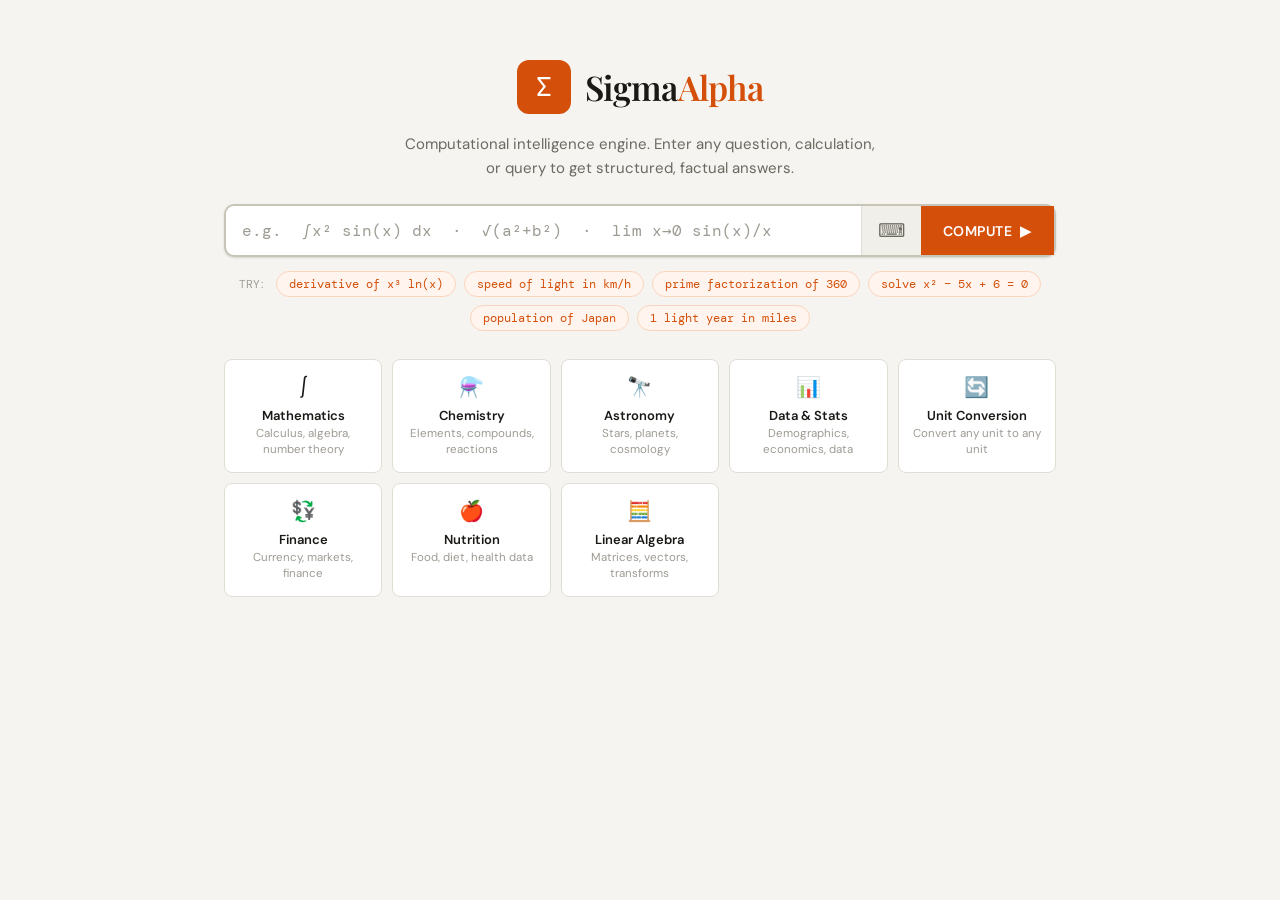
<file: wolfram-alpha-replica (1).html>
<!DOCTYPE html>
<html lang="en">
<head>
<meta charset="UTF-8">
<meta name="viewport" content="width=device-width, initial-scale=1.0">
<title>Sigma Alpha — Computational Intelligence</title>
<link rel="preconnect" href="https://fonts.googleapis.com">
<link href="https://fonts.googleapis.com/css2?family=DM+Mono:ital,wght@0,300;0,400;0,500;1,300&family=DM+Sans:ital,opsz,wght@0,9..40,300;0,9..40,400;0,9..40,500;0,9..40,600;1,9..40,300&family=Playfair+Display:wght@400;600&display=swap" rel="stylesheet">
<style>
  :root {
    --bg: #f5f4f0;
    --surface: #ffffff;
    --surface2: #f0efe9;
    --border: #e0ddd4;
    --border-strong: #c8c4b8;
    --text: #1a1916;
    --text-muted: #6b6860;
    --text-faint: #9e9b93;
    --accent: #d4500a;
    --accent-bg: #fff4ee;
    --accent-border: #fbd5bb;
    --green: #166534;
    --blue: #1d4ed8;
    --blue-bg: #eff6ff;
    --pod-shadow: 0 1px 3px rgba(0,0,0,0.08), 0 1px 2px rgba(0,0,0,0.06);
    --pod-shadow-hover: 0 4px 12px rgba(0,0,0,0.12);
    --kb-bg: #eeecea;
    --kb-border: #d8d5cc;
    --kb-key-bg: #ffffff;
    --kb-key-border: #ccc9c0;
    --kb-key-shadow: 0 2px 0 #b8b5ac;
    --kb-fn-bg: #e2e0db;
    --kb-fn-border: #c8c5bc;
    --kb-fn-shadow: 0 2px 0 #a8a5a0;
  }
  * { box-sizing: border-box; margin: 0; padding: 0; }
  body { font-family: 'DM Sans', sans-serif; background: var(--bg); color: var(--text); min-height: 100vh; }

  /* ── TOP BAR ── */
  .topbar {
    background: var(--surface); border-bottom: 1px solid var(--border);
    padding: 0 24px; display: flex; align-items: center; gap: 16px;
    height: 56px; position: sticky; top: 0; z-index: 200;
  }
  .logo {
    font-family: 'Playfair Display', serif; font-size: 20px; font-weight: 600;
    color: var(--accent); letter-spacing: -0.02em; white-space: nowrap;
    display: flex; align-items: center; gap: 6px; cursor: pointer;
  }
  .logo span { color: var(--text); }
  .logo-sigma {
    width: 28px; height: 28px; background: var(--accent); color: white;
    display: flex; align-items: center; justify-content: center;
    font-family: 'DM Mono', monospace; font-size: 15px; border-radius: 6px;
  }
  .topbar-search {
    flex: 1; max-width: 680px; display: flex;
    border: 1.5px solid var(--border-strong); border-radius: 8px; overflow: hidden;
    transition: border-color 0.15s;
  }
  .topbar-search:focus-within { border-color: var(--accent); box-shadow: 0 0 0 3px rgba(212,80,10,0.1); }
  .topbar-search input {
    flex: 1; padding: 8px 12px;
    font-family: 'DM Mono', monospace; font-size: 14px;
    border: none; outline: none; background: var(--surface); color: var(--text); min-width: 0;
  }
  .tb-kb-btn {
    background: var(--surface2); border: none; border-left: 1px solid var(--border);
    padding: 0 11px; cursor: pointer; font-size: 16px; color: var(--text-muted);
    transition: all 0.15s;
  }
  .tb-kb-btn:hover { background: var(--accent-bg); color: var(--accent); }
  .tb-kb-btn.active { background: var(--accent); color: white; }
  .topbar-search .go-btn {
    background: var(--accent); border: none; padding: 8px 14px;
    cursor: pointer; color: white; font-size: 15px;
    transition: background 0.15s; display: flex; align-items: center;
  }
  .topbar-search .go-btn:hover { background: #b54008; }
  .topbar-nav { display: flex; gap: 2px; margin-left: auto; }
  .topbar-nav a {
    font-size: 13px; color: var(--text-muted); text-decoration: none;
    padding: 4px 10px; border-radius: 5px; transition: background 0.15s;
  }
  .topbar-nav a:hover { background: var(--surface2); color: var(--text); }

  /* ── HERO ── */
  .hero { padding: 60px 24px 36px; text-align: center; max-width: 880px; margin: 0 auto; }
  .hero-logo { display: flex; align-items: center; justify-content: center; gap: 14px; margin-bottom: 18px; }
  .hero-sigma {
    width: 54px; height: 54px; background: var(--accent); color: white;
    display: flex; align-items: center; justify-content: center;
    font-family: 'DM Mono', monospace; font-size: 26px; border-radius: 12px;
  }
  .hero-title { font-family: 'Playfair Display', serif; font-size: 34px; font-weight: 600; letter-spacing: -0.02em; }
  .hero-title em { color: var(--accent); font-style: normal; }
  .hero-sub { color: var(--text-muted); font-size: 15px; margin-bottom: 24px; line-height: 1.6; }

  /* ── SEARCH AREA ── */
  .search-container { position: relative; margin-bottom: 14px; }
  .search-wrap {
    display: flex; border: 2px solid var(--border-strong); border-radius: 10px;
    overflow: visible; background: var(--surface);
    transition: border-color 0.15s, box-shadow 0.15s, border-radius 0.15s;
    box-shadow: var(--pod-shadow); position: relative; z-index: 2;
  }
  .search-wrap.kb-open {
    border-color: var(--accent); border-radius: 10px 10px 0 0;
    box-shadow: 0 0 0 4px rgba(212,80,10,0.12);
  }
  .search-wrap:focus-within:not(.kb-open) { border-color: var(--accent); box-shadow: 0 0 0 4px rgba(212,80,10,0.12); }
  #main-input {
    flex: 1; padding: 14px 16px;
    font-family: 'DM Mono', monospace; font-size: 16px;
    border: none; outline: none; background: transparent; color: var(--text);
  }
  #main-input::placeholder { color: var(--text-faint); }
  .kb-toggle-btn {
    background: var(--surface2); border: none; border-left: 1px solid var(--border);
    padding: 0 16px; cursor: pointer; font-size: 19px; color: var(--text-muted);
    transition: all 0.15s; display: flex; align-items: center;
  }
  .kb-toggle-btn:hover { background: var(--accent-bg); color: var(--accent); }
  .kb-toggle-btn.active { background: var(--accent); color: white; }
  .search-btn {
    background: var(--accent); border: none; padding: 14px 22px; cursor: pointer;
    color: white; font-family: 'DM Sans', sans-serif; font-size: 14px; font-weight: 600;
    letter-spacing: 0.04em; text-transform: uppercase; transition: background 0.15s;
    display: flex; align-items: center; gap: 8px;
  }
  .search-btn:hover { background: #b54008; }
  .search-btn:active { background: #963506; }

  /* ════════════════════════
     MATH KEYBOARD
  ════════════════════════ */
  .math-keyboard {
    background: var(--kb-bg);
    border: 2px solid var(--accent); border-top: none;
    border-radius: 0 0 12px 12px;
    box-shadow: 0 10px 28px rgba(0,0,0,0.14);
    overflow: hidden;
    display: none;
    position: relative; z-index: 1;
  }
  .math-keyboard.visible { display: block; }

  .kb-tabs {
    display: flex; background: var(--surface);
    border-bottom: 1px solid var(--kb-border);
    overflow-x: auto; scrollbar-width: none;
  }
  .kb-tabs::-webkit-scrollbar { display: none; }
  .kb-tab {
    flex-shrink: 0; padding: 8px 15px;
    font-size: 11.5px; font-weight: 700; text-transform: uppercase; letter-spacing: 0.06em;
    color: var(--text-muted); cursor: pointer; border-bottom: 2px solid transparent;
    transition: all 0.15s; white-space: nowrap; user-select: none;
  }
  .kb-tab:hover { color: var(--text); background: var(--surface2); }
  .kb-tab.active { color: var(--accent); border-bottom-color: var(--accent); background: var(--accent-bg); }

  .kb-panel { display: none; padding: 10px 12px 12px; }
  .kb-panel.active { display: block; }

  .kb-row { display: flex; gap: 5px; margin-bottom: 5px; flex-wrap: wrap; align-items: center; }
  .kb-row:last-child { margin-bottom: 0; }

  .kb-divider { width: 1px; height: 32px; background: var(--kb-border); margin: 0 4px; flex-shrink: 0; }

  .kb-key {
    min-width: 40px; height: 40px; padding: 0 8px;
    background: var(--kb-key-bg); border: 1px solid var(--kb-key-border);
    border-radius: 6px; box-shadow: var(--kb-key-shadow);
    cursor: pointer; font-family: 'DM Mono', monospace; font-size: 15px; font-weight: 400;
    color: var(--text); display: flex; align-items: center; justify-content: center;
    transition: background 0.08s, transform 0.08s, box-shadow 0.08s;
    user-select: none; white-space: nowrap; flex-shrink: 0;
  }
  .kb-key:hover { background: #fffaf7; border-color: var(--accent-border); }
  .kb-key:active { background: #f5f2ed; box-shadow: 0 0 0 var(--kb-key-border); transform: translateY(2px); }

  .kb-key.fn {
    font-family: 'DM Sans', sans-serif; font-size: 12px; font-weight: 600;
    background: var(--kb-fn-bg); border-color: var(--kb-fn-border);
    box-shadow: var(--kb-fn-shadow); color: #3a3835; min-width: 54px;
    letter-spacing: 0.01em;
  }
  .kb-key.fn:hover { color: var(--accent); background: var(--accent-bg); border-color: var(--accent-border); }

  .kb-key.wide { min-width: 68px; }
  .kb-key.xl { min-width: 90px; }
  .kb-key.xxl { min-width: 110px; }

  .kb-key.accent {
    background: var(--accent); border-color: #b54008;
    box-shadow: 0 2px 0 #963506; color: white; font-size: 13px; font-weight: 600;
  }
  .kb-key.accent:hover { background: #c04008; }
  .kb-key.accent:active { box-shadow: 0 0 0; transform: translateY(2px); }

  .kb-key.del {
    background: #fff5f5; border-color: #fca5a5;
    box-shadow: 0 2px 0 #f87171; color: #b91c1c; font-size: 17px;
  }
  .kb-key.del:hover { background: #fee2e2; }

  .kb-key.space-key {
    flex: 1; min-width: 80px; font-family: 'DM Sans', sans-serif;
    font-size: 11px; letter-spacing: 0.1em; color: var(--text-faint);
  }

  .kb-key.enter-key {
    background: #15803d; border-color: #14532d;
    box-shadow: 0 2px 0 #052e16; color: white;
    font-size: 11.5px; font-family: 'DM Sans', sans-serif;
    font-weight: 700; letter-spacing: 0.06em; min-width: 88px;
  }
  .kb-key.enter-key:hover { background: #16a34a; }
  .kb-key.enter-key:active { box-shadow: 0 0 0; transform: translateY(2px); }

  .kb-util-row {
    display: flex; gap: 5px; margin-top: 8px; padding-top: 8px;
    border-top: 1px solid var(--kb-border);
  }

  .kb-section-label {
    font-size: 10px; font-weight: 700; text-transform: uppercase; letter-spacing: 0.1em;
    color: var(--text-faint); align-self: center; padding: 0 2px; white-space: nowrap;
  }

  /* ── EXAMPLES ── */
  .examples { display: flex; flex-wrap: wrap; gap: 8px; justify-content: center; margin-bottom: 14px; }
  .ex-label { font-size: 11.5px; color: var(--text-faint); text-transform: uppercase; letter-spacing: 0.08em; align-self: center; margin-right: 4px; }
  .chip {
    font-family: 'DM Mono', monospace; font-size: 12px; color: var(--accent);
    background: var(--accent-bg); border: 1px solid var(--accent-border);
    padding: 4px 12px; border-radius: 100px; cursor: pointer;
    transition: all 0.15s; white-space: nowrap;
  }
  .chip:hover { background: var(--accent); color: white; border-color: var(--accent); }

  /* ── CATEGORIES ── */
  .categories { display: grid; grid-template-columns: repeat(auto-fill, minmax(155px, 1fr)); gap: 10px; margin-top: 28px; }
  .cat-card {
    background: var(--surface); border: 1px solid var(--border);
    border-radius: 8px; padding: 14px; cursor: pointer;
    transition: all 0.15s; text-decoration: none; display: block;
  }
  .cat-card:hover { border-color: var(--accent-border); background: var(--accent-bg); box-shadow: var(--pod-shadow); transform: translateY(-1px); }
  .cat-icon { font-size: 20px; margin-bottom: 7px; }
  .cat-name { font-size: 13px; font-weight: 600; color: var(--text); margin-bottom: 2px; }
  .cat-desc { font-size: 11.5px; color: var(--text-faint); line-height: 1.4; }

  /* ── RESULTS ── */
  .results-wrap { max-width: 880px; margin: 0 auto; padding: 0 24px 80px; }
  .results-header {
    display: flex; align-items: center; gap: 12px;
    margin-bottom: 20px; padding-top: 20px;
    border-top: 1px solid var(--border);
  }
  .results-query { font-family: 'DM Mono', monospace; font-size: 13px; color: var(--text-muted); }
  .results-query strong { color: var(--text); font-weight: 500; }
  .results-time { margin-left: auto; font-size: 12px; color: var(--text-faint); font-family: 'DM Mono', monospace; }

  /* ── PODS ── */
  .pod-grid { display: flex; flex-direction: column; gap: 12px; }
  .pod {
    background: var(--surface); border: 1px solid var(--border);
    border-radius: 10px; overflow: hidden; box-shadow: var(--pod-shadow);
    animation: podIn 0.25s ease both; transition: box-shadow 0.2s;
  }
  .pod:hover { box-shadow: var(--pod-shadow-hover); }
  @keyframes podIn { from{opacity:0;transform:translateY(8px)} to{opacity:1;transform:translateY(0)} }
  .pod:nth-child(1){animation-delay:.04s} .pod:nth-child(2){animation-delay:.08s}
  .pod:nth-child(3){animation-delay:.12s} .pod:nth-child(4){animation-delay:.16s}
  .pod:nth-child(5){animation-delay:.20s} .pod:nth-child(6){animation-delay:.24s}
  .pod.primary { border-color: var(--accent-border); }
  .pod-header {
    display: flex; align-items: center; gap: 10px;
    padding: 10px 16px; background: var(--surface2); border-bottom: 1px solid var(--border);
  }
  .pod.primary .pod-header { background: var(--accent-bg); border-bottom-color: var(--accent-border); }
  .pod-icon {
    font-size: 14px; width: 24px; height: 24px;
    display: flex; align-items: center; justify-content: center;
    background: var(--surface); border-radius: 5px; border: 1px solid var(--border); flex-shrink: 0;
  }
  .pod.primary .pod-icon { background: var(--accent); border-color: var(--accent); color: white; }
  .pod-title { font-size: 12px; font-weight: 600; text-transform: uppercase; letter-spacing: 0.06em; color: var(--text-muted); }
  .pod.primary .pod-title { color: var(--accent); }
  .pod-body { padding: 16px 20px; }
  .result-value { font-family: 'DM Mono', monospace; font-size: 28px; color: var(--text); line-height: 1.3; margin-bottom: 6px; }
  .result-subvalue { font-family: 'DM Mono', monospace; font-size: 14px; color: var(--text-muted); line-height: 1.5; }
  .pod-table { width: 100%; border-collapse: collapse; font-size: 13.5px; }
  .pod-table tr:not(:last-child) td { border-bottom: 1px solid var(--border); }
  .pod-table td { padding: 9px 12px; text-align: left; vertical-align: top; line-height: 1.5; }
  .pod-table td:first-child { color: var(--text-muted); font-weight: 500; width: 200px; font-size: 12.5px; padding-right: 20px; }
  .pod-table td:last-child { font-family: 'DM Mono', monospace; font-size: 13px; }
  .pod-text { font-size: 14px; line-height: 1.7; }
  .pod-text p { margin-bottom: 10px; }
  .pod-text p:last-child { margin-bottom: 0; }
  .pod-list { list-style: none; font-size: 13.5px; }
  .pod-list li { display: flex; gap: 10px; padding: 7px 0; border-bottom: 1px solid var(--border); line-height: 1.5; }
  .pod-list li:last-child { border-bottom: none; }
  .pod-list-label { color: var(--text-muted); font-size: 12.5px; font-weight: 500; width: 180px; flex-shrink: 0; }
  .pod-list-value { font-family: 'DM Mono', monospace; font-size: 13px; flex: 1; }
  .math-block {
    background: var(--surface2); border-radius: 8px; padding: 13px 18px;
    font-family: 'DM Mono', monospace; font-size: 15px; line-height: 1.8;
    border: 1px solid var(--border); overflow-x: auto; margin-bottom: 8px;
  }
  .math-block:last-child { margin-bottom: 0; }

  /* ── SKELETONS ── */
  .skeleton-pod { background: var(--surface); border: 1px solid var(--border); border-radius: 10px; overflow: hidden; box-shadow: var(--pod-shadow); margin-bottom: 12px; }
  .skeleton-header { height: 42px; background: var(--surface2); border-bottom: 1px solid var(--border); padding: 10px 16px; display: flex; align-items: center; gap: 10px; }
  .skeleton-icon { width: 24px; height: 24px; background: var(--border); border-radius: 5px; }
  .skeleton-title-bar { width: 110px; height: 12px; background: var(--border); border-radius: 4px; }
  .skeleton-body { padding: 16px 20px; display: flex; flex-direction: column; gap: 10px; }
  .skeleton-line { height: 13px; background: var(--border); border-radius: 4px; animation: shimmer 1.5s ease-in-out infinite; }
  .skeleton-line.tall { height: 30px; } .skeleton-line.w-30{width:30%} .skeleton-line.w-50{width:50%}
  .skeleton-line.w-70{width:70%} .skeleton-line.w-80{width:80%} .skeleton-line.w-90{width:90%} .skeleton-line.w-100{width:100%}
  @keyframes shimmer{0%,100%{opacity:.45}50%{opacity:1}}

  /* ── ERROR ── */
  .error-pod { background:#fff5f5; border:1px solid #fecaca; border-radius:10px; padding:20px 24px; display:flex; gap:14px; align-items:flex-start; }
  .error-icon { font-size:20px; flex-shrink:0; }
  .error-title { font-weight:600; font-size:14px; color:#991b1b; margin-bottom:4px; }
  .error-msg { font-size:13px; color:#7f1d1d; line-height:1.5; }

  .hidden { display: none !important; }

  ::-webkit-scrollbar{width:6px;height:6px} ::-webkit-scrollbar-track{background:transparent} ::-webkit-scrollbar-thumb{background:var(--border-strong);border-radius:3px}
  @media(max-width:640px){.hero{padding:36px 16px 24px}.hero-title{font-size:26px}.result-value{font-size:20px}.topbar-nav{display:none}.categories{grid-template-columns:repeat(2,1fr)}.kb-key{min-width:34px;height:36px;font-size:13px}}
</style>
</head>
<body>

<!-- TOP BAR -->
<div class="topbar hidden" id="topbar">
  <a class="logo" onclick="goHome()">
    <div class="logo-sigma">Σ</div>
    <span>Sigma<em>Alpha</em></span>
  </a>
  <div class="topbar-search">
    <input type="text" id="topbar-input" placeholder="Enter a computation…" autocomplete="off" />
    <button class="tb-kb-btn" id="tb-kb-btn" title="Math keyboard">⌨</button>
    <button class="go-btn" onclick="runTopbarSearch()">▶</button>
  </div>
  <nav class="topbar-nav">
    <a href="#">Mathematics</a><a href="#">Science</a><a href="#">Society</a><a href="#">Everyday</a>
  </nav>
</div>

<!-- Topbar keyboard (floats below topbar) -->
<div class="math-keyboard" id="tb-keyboard" style="position:sticky;top:56px;z-index:150;border-radius:0 0 12px 12px;margin:0 auto;max-width:900px;"></div>

<!-- HOME PAGE -->
<div id="home-page">
  <div class="hero">
    <div class="hero-logo">
      <div class="hero-sigma">Σ</div>
      <h1 class="hero-title">Sigma<em>Alpha</em></h1>
    </div>
    <p class="hero-sub">Computational intelligence engine. Enter any question, calculation,<br>or query to get structured, factual answers.</p>

    <div class="search-container">
      <div class="search-wrap" id="main-search-wrap">
        <input type="text" id="main-input" placeholder="e.g.  ∫x² sin(x) dx  ·  √(a²+b²)  ·  lim x→0 sin(x)/x" autocomplete="off" />
        <button class="kb-toggle-btn" id="kb-toggle-btn" title="Toggle math keyboard">⌨</button>
        <button class="search-btn" onclick="runMainSearch()"><span>Compute</span><span>▶</span></button>
      </div>
      <div class="math-keyboard" id="main-keyboard"></div>
    </div>

    <div class="examples">
      <span class="ex-label">Try:</span>
      <span class="chip" onclick="fillAndSearch(this)">derivative of x³ ln(x)</span>
      <span class="chip" onclick="fillAndSearch(this)">speed of light in km/h</span>
      <span class="chip" onclick="fillAndSearch(this)">prime factorization of 360</span>
      <span class="chip" onclick="fillAndSearch(this)">solve x² − 5x + 6 = 0</span>
      <span class="chip" onclick="fillAndSearch(this)">population of Japan</span>
      <span class="chip" onclick="fillAndSearch(this)">1 light year in miles</span>
    </div>

    <div class="categories">
      <a class="cat-card" onclick="fillAndSearch(this)" data-q="integral of e^x cos(x) dx"><div class="cat-icon">∫</div><div class="cat-name">Mathematics</div><div class="cat-desc">Calculus, algebra, number theory</div></a>
      <a class="cat-card" onclick="fillAndSearch(this)" data-q="boiling point of water at 5000m altitude"><div class="cat-icon">⚗️</div><div class="cat-name">Chemistry</div><div class="cat-desc">Elements, compounds, reactions</div></a>
      <a class="cat-card" onclick="fillAndSearch(this)" data-q="orbital period of Mars"><div class="cat-icon">🔭</div><div class="cat-name">Astronomy</div><div class="cat-desc">Stars, planets, cosmology</div></a>
      <a class="cat-card" onclick="fillAndSearch(this)" data-q="GDP per capita of Switzerland"><div class="cat-icon">📊</div><div class="cat-name">Data & Stats</div><div class="cat-desc">Demographics, economics, data</div></a>
      <a class="cat-card" onclick="fillAndSearch(this)" data-q="convert 75 mph to km/h"><div class="cat-icon">🔄</div><div class="cat-name">Unit Conversion</div><div class="cat-desc">Convert any unit to any unit</div></a>
      <a class="cat-card" onclick="fillAndSearch(this)" data-q="500 USD to EUR"><div class="cat-icon">💱</div><div class="cat-name">Finance</div><div class="cat-desc">Currency, markets, finance</div></a>
      <a class="cat-card" onclick="fillAndSearch(this)" data-q="nutritional info of 100g dark chocolate"><div class="cat-icon">🍎</div><div class="cat-name">Nutrition</div><div class="cat-desc">Food, diet, health data</div></a>
      <a class="cat-card" onclick="fillAndSearch(this)" data-q="eigenvalues of [[2,1],[1,3]]"><div class="cat-icon">🧮</div><div class="cat-name">Linear Algebra</div><div class="cat-desc">Matrices, vectors, transforms</div></a>
    </div>
  </div>
</div>

<!-- RESULTS PAGE -->
<div id="results-page" class="hidden">
  <div class="results-wrap">
    <div class="results-header">
      <span class="results-query">Results for <strong id="results-query-text"></strong></span>
      <span class="results-time" id="results-time"></span>
    </div>
    <div id="pod-container"></div>
  </div>
</div>

<script>
/* ═══════════════════════════════════════
   KEYBOARD DATA
═══════════════════════════════════════ */
// § = cursor insertion point
const TABS = [
  { id:"basic", label:"Basic", rows:[
    [
      {l:"7",i:"7"},{l:"8",i:"8"},{l:"9",i:"9"},{l:"÷",i:"/"},{l:"(",i:"("},{l:")",i:")"},
      {div:1},
      {l:"x²",i:"^2",c:"fn"},{l:"x³",i:"^3",c:"fn"},{l:"xⁿ",i:"^(§)",c:"fn"},
      {l:"√",i:"sqrt(§)",c:"fn"},{l:"ⁿ√",i:"nthroot(§,n)",c:"fn"},{l:"| |",i:"abs(§)",c:"fn"},
    ],
    [
      {l:"4",i:"4"},{l:"5",i:"5"},{l:"6",i:"6"},{l:"×",i:"*"},{l:"[",i:"["},{l:"]",i:"]"},
      {div:1},
      {l:"a/b",i:"(§)/",c:"fn"},{l:"x!",i:"(§)!",c:"fn"},{l:"⌊x⌋",i:"floor(§)",c:"fn"},
      {l:"⌈x⌉",i:"ceiling(§)",c:"fn"},{l:"mod",i:" mod ",c:"fn"},{l:"gcd",i:"gcd(§,)",c:"fn"},
    ],
    [
      {l:"1",i:"1"},{l:"2",i:"2"},{l:"3",i:"3"},{l:"−",i:"-"},{l:"{",i:"{"},{l:"}",i:"}"},
      {div:1},
      {l:"±",i:"±"},{l:"=",i:"="},{l:"≠",i:"!="},{l:"≤",i:"<="},{l:"≥",i:">="},{l:"%",i:"%"},
    ],
    [
      {l:"0",i:"0"},{l:".",i:"."},{l:",",i:","},{l:"+",i:"+"},{l:"e",i:"e"},{l:"π",i:"pi"},
      {div:1},
      {l:"∞",i:"infinity"},{l:"i",i:"i"},{l:"→",i:" -> "},{l:"≈",i:"~"},{l:"^",i:"^(§)"},{l:"_",i:"_(§)"},
    ],
  ]},

  { id:"algebra", label:"Algebra", rows:[
    [
      {l:"solve",i:"solve §=0",c:"fn wide"},{l:"factor",i:"factor(§)",c:"fn wide"},
      {l:"expand",i:"expand(§)",c:"fn wide"},{l:"simplify",i:"simplify(§)",c:"fn wide"},
      {l:"roots",i:"roots(§)",c:"fn wide"},
    ],
    [
      {l:"GCD",i:"GCD(§,)",c:"fn"},{l:"LCM",i:"LCM(§,)",c:"fn"},
      {l:"nCr",i:"C(§,)",c:"fn"},{l:"nPr",i:"P(§,)",c:"fn"},
      {l:"n!",i:"(§)!",c:"fn"},{l:"log base n",i:"log(§)/log(",c:"fn wide"},
    ],
    [
      {l:"x",i:"x"},{l:"y",i:"y"},{l:"z",i:"z"},{l:"n",i:"n"},{l:"t",i:"t"},{l:"a",i:"a"},{l:"b",i:"b"},{l:"c",i:"c"},
      {div:1},
      {l:"∧",i:" and "},{l:"∨",i:" or "},{l:"¬",i:"not "},{l:"∀",i:"for all "},{l:"∃",i:"there exists "},
    ],
    [
      {l:"matrix",i:"{{§,},{,}}",c:"fn wide"},{l:"det",i:"det{{§,},{,}}",c:"fn wide"},
      {l:"transpose",i:"transpose{{§,},{,}}",c:"fn wide"},{l:"inverse",i:"inverse{{§,},{,}}",c:"fn wide"},
    ],
  ]},

  { id:"calculus", label:"Calculus", rows:[
    [
      {l:"∫ dx",i:"integrate §",c:"fn wide"},{l:"∫ₐᵇ dx",i:"integrate § from a to b",c:"fn xl"},
      {l:"∬ dA",i:"double integral of §",c:"fn wide"},{l:"∭ dV",i:"triple integral of §",c:"fn wide"},
    ],
    [
      {l:"d/dx",i:"d/dx(§)",c:"fn"},{l:"d²/dx²",i:"d^2/dx^2(§)",c:"fn"},
      {l:"d³/dx³",i:"d^3/dx^3(§)",c:"fn"},{l:"∂/∂x",i:"partial derivative of § with respect to x",c:"fn xxl"},
      {l:"d/dt",i:"d/dt(§)",c:"fn"},
    ],
    [
      {l:"lim x→a",i:"lim(§, x, a)",c:"fn wide"},{l:"lim x→∞",i:"lim(§, x, infinity)",c:"fn wide"},
      {l:"lim x→0⁺",i:"lim(§, x, 0+)",c:"fn wide"},{l:"lim x→0⁻",i:"lim(§, x, 0-)",c:"fn wide"},
    ],
    [
      {l:"Σ",i:"sum(§, n, 1, infinity)",c:"fn"},{l:"Σₙ₌₁ᴺ",i:"sum(§, n, 1, N)",c:"fn wide"},
      {l:"Π",i:"product(§, n, 1, N)",c:"fn"},{l:"∇",i:"gradient of §",c:"fn"},
      {l:"∇²",i:"laplacian of §",c:"fn"},{l:"div",i:"divergence of §",c:"fn"},{l:"curl",i:"curl of §",c:"fn"},
    ],
  ]},

  { id:"functions", label:"Functions", rows:[
    [
      {l:"sin",i:"sin(§)",c:"fn"},{l:"cos",i:"cos(§)",c:"fn"},{l:"tan",i:"tan(§)",c:"fn"},
      {l:"cot",i:"cot(§)",c:"fn"},{l:"sec",i:"sec(§)",c:"fn"},{l:"csc",i:"csc(§)",c:"fn"},
    ],
    [
      {l:"sin⁻¹",i:"arcsin(§)",c:"fn"},{l:"cos⁻¹",i:"arccos(§)",c:"fn"},{l:"tan⁻¹",i:"arctan(§)",c:"fn"},
      {l:"sinh",i:"sinh(§)",c:"fn"},{l:"cosh",i:"cosh(§)",c:"fn"},{l:"tanh",i:"tanh(§)",c:"fn"},
    ],
    [
      {l:"ln",i:"ln(§)",c:"fn"},{l:"log",i:"log(§)",c:"fn"},{l:"log₂",i:"log2(§)",c:"fn"},
      {l:"logₙ",i:"log base § of ",c:"fn"},{l:"eˣ",i:"e^(§)",c:"fn"},{l:"exp",i:"exp(§)",c:"fn"},
    ],
    [
      {l:"√x",i:"sqrt(§)",c:"fn"},{l:"∛x",i:"cbrt(§)",c:"fn"},{l:"ceil",i:"ceiling(§)",c:"fn"},
      {l:"floor",i:"floor(§)",c:"fn"},{l:"round",i:"round(§)",c:"fn"},{l:"sgn",i:"sign(§)",c:"fn"},
      {l:"Γ(x)",i:"Gamma(§)",c:"fn"},{l:"ζ(x)",i:"Zeta(§)",c:"fn"},{l:"erf",i:"erf(§)",c:"fn"},
    ],
  ]},

  { id:"greek", label:"Greek", rows:[
    [{l:"α",i:"α"},{l:"β",i:"β"},{l:"γ",i:"γ"},{l:"δ",i:"δ"},{l:"ε",i:"ε"},{l:"ζ",i:"ζ"},{l:"η",i:"η"},{l:"θ",i:"θ"},{l:"ι",i:"ι"},{l:"κ",i:"κ"},{l:"λ",i:"λ"},{l:"μ",i:"μ"}],
    [{l:"ν",i:"ν"},{l:"ξ",i:"ξ"},{l:"π",i:"pi"},{l:"ρ",i:"ρ"},{l:"σ",i:"σ"},{l:"τ",i:"τ"},{l:"υ",i:"υ"},{l:"φ",i:"φ"},{l:"χ",i:"χ"},{l:"ψ",i:"ψ"},{l:"ω",i:"ω"}],
    [{l:"Γ",i:"Gamma"},{l:"Δ",i:"Delta"},{l:"Θ",i:"Theta"},{l:"Λ",i:"Lambda"},{l:"Ξ",i:"Xi"},{l:"Π",i:"Pi"},{l:"Σ",i:"Sigma"},{l:"Φ",i:"Phi"},{l:"Ψ",i:"Psi"},{l:"Ω",i:"Omega"}],
  ]},

  { id:"symbols", label:"Symbols", rows:[
    [{l:"∈",i:"∈"},{l:"∉",i:"∉"},{l:"⊂",i:"⊂"},{l:"⊆",i:"⊆"},{l:"∪",i:"∪"},{l:"∩",i:"∩"},{l:"∅",i:"∅"},{l:"∀",i:"for all "},{l:"∃",i:"exists "},{l:"∄",i:"∄"}],
    [{l:"ℕ",i:"natural numbers"},{l:"ℤ",i:"integers"},{l:"ℚ",i:"rationals"},{l:"ℝ",i:"reals"},{l:"ℂ",i:"complex numbers"},{l:"ℙ",i:"primes"}],
    [{l:"°",i:"°"},{l:"℃",i:"°C"},{l:"℉",i:"°F"},{l:"Å",i:"Angstroms"},{div:1},{l:"≡",i:"≡"},{l:"∝",i:"∝"},{l:"⊥",i:"⊥"},{l:"∥",i:"∥"},{l:"∠",i:"∠"}],
    [{l:"ℏ",i:"hbar"},{l:"ℵ₀",i:"aleph0"},{div:1},{l:"↑",i:"↑"},{l:"↓",i:"↓"},{l:"⇒",i:"=>"},{l:"⟺",i:"<=>"},{l:"⟹",i:"implies "},{l:"←",i:"←"},{l:"↔",i:"<->"}],
  ]},
];

/* ═══════════════════════════════════════
   BUILD KEYBOARD
═══════════════════════════════════════ */
function buildKeyboard(containerId, getInput, onCompute) {
  const container = document.getElementById(containerId);
  if (!container) return;

  const tabBar = document.createElement("div");
  tabBar.className = "kb-tabs";
  const panels = [];

  TABS.forEach((tab, ti) => {
    // Tab button
    const tabBtn = document.createElement("div");
    tabBtn.className = "kb-tab" + (ti === 0 ? " active" : "");
    tabBtn.textContent = tab.label;
    tabBar.appendChild(tabBtn);

    // Panel
    const panel = document.createElement("div");
    panel.className = "kb-panel" + (ti === 0 ? " active" : "");
    panels.push({ tabBtn, panel });

    tabBtn.addEventListener("mousedown", e => {
      e.preventDefault();
      panels.forEach(p => { p.tabBtn.classList.remove("active"); p.panel.classList.remove("active"); });
      tabBtn.classList.add("active");
      panel.classList.add("active");
    });

    // Rows
    tab.rows.forEach(row => {
      const rowEl = document.createElement("div");
      rowEl.className = "kb-row";
      row.forEach(k => {
        if (k.div) { const d = document.createElement("div"); d.className = "kb-divider"; rowEl.appendChild(d); return; }
        const btn = document.createElement("button");
        btn.className = "kb-key" + (k.c ? " " + k.c : "");
        btn.innerHTML = k.l;
        btn.title = (k.i || "").replace(/§/g, "…");
        btn.addEventListener("mousedown", e => {
          e.preventDefault();
          insertAtCursor(getInput(), k.i || k.l);
          getInput().focus();
        });
        rowEl.appendChild(btn);
      });
      panel.appendChild(rowEl);
    });

    // Util row
    const util = document.createElement("div");
    util.className = "kb-util-row";

    const delBtn = makeKey("⌫", "kb-key del", "Backspace", e => { e.preventDefault(); backspace(getInput()); getInput().focus(); });
    const spaceBtn = makeKey("SPACE", "kb-key space-key", "Insert space", e => { e.preventDefault(); insertAtCursor(getInput(), " "); getInput().focus(); });
    const enterBtn = makeKey("COMPUTE  ▶", "kb-key enter-key", "Compute", e => { e.preventDefault(); onCompute(); });

    util.appendChild(delBtn);
    util.appendChild(spaceBtn);
    util.appendChild(enterBtn);
    panel.appendChild(util);

    container.appendChild(panel);
  });

  container.insertBefore(tabBar, container.firstChild);
}

function makeKey(html, cls, title, onMousedown) {
  const btn = document.createElement("button");
  btn.className = cls; btn.innerHTML = html; btn.title = title;
  btn.addEventListener("mousedown", onMousedown);
  return btn;
}

function insertAtCursor(input, template) {
  if (!input) return;
  const start = input.selectionStart, end = input.selectionEnd, val = input.value;
  const marker = template.indexOf("§");
  let insertStr, newCursor;
  if (marker >= 0) {
    const sel = val.slice(start, end);
    insertStr = template.replace("§", sel);
    newCursor = start + marker + sel.length;
  } else {
    insertStr = template;
    newCursor = start + insertStr.length;
  }
  input.value = val.slice(0, start) + insertStr + val.slice(end);
  input.setSelectionRange(newCursor, newCursor);
  input.dispatchEvent(new Event("input"));
}

function backspace(input) {
  if (!input) return;
  const start = input.selectionStart, end = input.selectionEnd, val = input.value;
  if (start !== end) { input.value = val.slice(0, start) + val.slice(end); input.setSelectionRange(start, start); }
  else if (start > 0) { input.value = val.slice(0, start-1) + val.slice(start); input.setSelectionRange(start-1, start-1); }
  input.dispatchEvent(new Event("input"));
}

// Build keyboards
buildKeyboard("main-keyboard", () => document.getElementById("main-input"), runMainSearch);
buildKeyboard("tb-keyboard",   () => document.getElementById("topbar-input"), runTopbarSearch);

/* Toggle main keyboard */
const kbToggleBtn = document.getElementById("kb-toggle-btn");
const mainKeyboard = document.getElementById("main-keyboard");
const mainSearchWrap = document.getElementById("main-search-wrap");

kbToggleBtn.addEventListener("click", () => {
  const open = mainKeyboard.classList.toggle("visible");
  kbToggleBtn.classList.toggle("active", open);
  mainSearchWrap.classList.toggle("kb-open", open);
  if (open) document.getElementById("main-input").focus();
});

/* Toggle topbar keyboard */
const tbKbBtn = document.getElementById("tb-kb-btn");
const tbKeyboard = document.getElementById("tb-keyboard");

tbKbBtn.addEventListener("click", () => {
  const open = tbKeyboard.classList.toggle("visible");
  tbKbBtn.classList.toggle("active", open);
  if (open) document.getElementById("topbar-input").focus();
});

/* ═══════════════════════════════════════
   CLAUDE API
═══════════════════════════════════════ */
const SYSTEM_PROMPT = `You are SigmaAlpha, a Wolfram Alpha-style computational intelligence engine. When given a query, analyze it and respond with a structured JSON object representing result "pods".

IMPORTANT: Respond ONLY with valid JSON. No markdown, no backticks, no preamble.

JSON schema:
{"pods":[{"id":"string","title":"string","icon":"string (single emoji)","primary":boolean,"type":"value"|"table"|"list"|"math"|"text","content":...}]}

Pod type content shapes:
- "value": {"main":"string","sub":"string"}
- "table": {"rows":[["label","value"],...]}
- "list": {"items":[{"label":"string","value":"string"},...]}
- "math": {"expressions":["step1","step2",...]}
- "text": {"paragraphs":["para1","para2",...]}

Rules:
1. Always produce 3–7 pods. First pod "primary":true with the main answer.
2. For math/calculus: pods = Result, Step-by-step working, Alternate forms, Properties
3. For algebra: Solution, Working steps, Verification
4. For unit conversion: Result, Comparisons, Formula
5. For science/facts: Answer, Properties, Formulas, Context
6. Be precise. Use Unicode math: ², ³, ⁴, √, ∫, ∂, π, ∞, ≈, ±, ×, ÷, →, ∑, ∏
7. For math pods, show detailed step-by-step working — this is critical.
8. Use only real, accurate data.`;

async function callClaude(query) {
  const r = await fetch("https://api.anthropic.com/v1/messages", {
    method: "POST",
    headers: { "Content-Type": "application/json" },
    body: JSON.stringify({
      model: "claude-sonnet-4-20250514", max_tokens: 1000,
      system: SYSTEM_PROMPT,
      messages: [{ role: "user", content: query }]
    })
  });
  const data = await r.json();
  if (data.error) throw new Error(data.error.message);
  const text = data.content.map(b => b.text || "").join("");
  return JSON.parse(text.replace(/```json|```/g, "").trim());
}

/* ═══════════════════════════════════════
   RENDERING
═══════════════════════════════════════ */
function esc(s) { return String(s).replace(/&/g,"&amp;").replace(/</g,"&lt;").replace(/>/g,"&gt;").replace(/"/g,"&quot;"); }

function renderPod(pod) {
  const d = document.createElement("div");
  d.className = "pod" + (pod.primary ? " primary" : "");
  d.innerHTML = `<div class="pod-header"><div class="pod-icon">${pod.icon||"•"}</div><div class="pod-title">${esc(pod.title)}</div></div><div class="pod-body">${renderContent(pod)}</div>`;
  return d;
}

function renderContent(pod) {
  switch (pod.type) {
    case "value": return `<div class="result-value">${esc(pod.content.main||"")}</div>${pod.content.sub?`<div class="result-subvalue">${esc(pod.content.sub)}</div>`:""}`;
    case "table": return `<table class="pod-table">${(pod.content.rows||[]).map(r=>`<tr><td>${esc(r[0]||"")}</td><td>${esc(r[1]||"")}</td></tr>`).join("")}</table>`;
    case "list": return `<ul class="pod-list">${(pod.content.items||[]).map(it=>`<li><span class="pod-list-label">${esc(it.label||"")}</span><span class="pod-list-value">${esc(it.value||"")}</span></li>`).join("")}</ul>`;
    case "math": return (pod.content.expressions||[]).map(e=>`<div class="math-block">${esc(e)}</div>`).join("");
    case "text": return `<div class="pod-text">${(pod.content.paragraphs||[]).map(p=>`<p>${esc(p)}</p>`).join("")}</div>`;
    default: return `<div class="pod-text">${esc(JSON.stringify(pod.content))}</div>`;
  }
}

function showSkeletons() {
  document.getElementById("pod-container").innerHTML = [
    [{c:"tall w-50"},{c:"w-30"}],
    [{c:"w-100"},{c:"w-90"},{c:"w-70"}],
    [{c:"w-100"},{c:"w-80"},{c:"w-90"},{c:"w-60"}],
  ].map(lines=>`<div class="skeleton-pod"><div class="skeleton-header"><div class="skeleton-icon"></div><div class="skeleton-title-bar"></div></div><div class="skeleton-body">${lines.map(l=>`<div class="skeleton-line ${l.c}"></div>`).join("")}</div></div>`).join("");
}

/* ═══════════════════════════════════════
   SEARCH
═══════════════════════════════════════ */
async function search(query) {
  query = query.trim();
  if (!query) return;
  const t0 = Date.now();

  // Close keyboards
  mainKeyboard.classList.remove("visible");
  kbToggleBtn.classList.remove("active");
  mainSearchWrap.classList.remove("kb-open");
  tbKeyboard.classList.remove("visible");
  tbKbBtn.classList.remove("active");

  document.getElementById("home-page").classList.add("hidden");
  document.getElementById("results-page").classList.remove("hidden");
  document.getElementById("topbar").classList.remove("hidden");
  document.getElementById("topbar-input").value = query;
  document.getElementById("main-input").value = query;
  document.getElementById("results-query-text").textContent = query;
  document.getElementById("results-time").textContent = "";
  showSkeletons();

  try {
    const result = await callClaude(query);
    const pods = result.pods || [];
    const container = document.getElementById("pod-container");
    container.innerHTML = "";
    const grid = document.createElement("div"); grid.className = "pod-grid";
    pods.forEach(pod => grid.appendChild(renderPod(pod)));
    container.appendChild(grid);
    document.getElementById("results-time").textContent = `${((Date.now()-t0)/1000).toFixed(2)}s · ${pods.length} pods`;
  } catch(err) {
    document.getElementById("pod-container").innerHTML = `<div class="error-pod"><div class="error-icon">⚠️</div><div><div class="error-title">Computation failed</div><div class="error-msg">${esc(err.message||"Unknown error.")}</div></div></div>`;
  }
  window.scrollTo({ top: 0 });
}

function runMainSearch() { search(document.getElementById("main-input").value); }
function runTopbarSearch() { search(document.getElementById("topbar-input").value); }
function fillAndSearch(el) { const q = el.dataset.q||el.textContent.trim(); document.getElementById("main-input").value=q; search(q); }
function goHome() {
  document.getElementById("home-page").classList.remove("hidden");
  document.getElementById("results-page").classList.add("hidden");
  document.getElementById("topbar").classList.add("hidden");
  tbKeyboard.classList.remove("visible"); tbKbBtn.classList.remove("active");
  window.scrollTo({ top: 0 });
}

document.getElementById("main-input").addEventListener("keydown", e => { if(e.key==="Enter") runMainSearch(); });
document.getElementById("topbar-input").addEventListener("keydown", e => { if(e.key==="Enter") runTopbarSearch(); });
</script>
</body>
</html>
</file>
